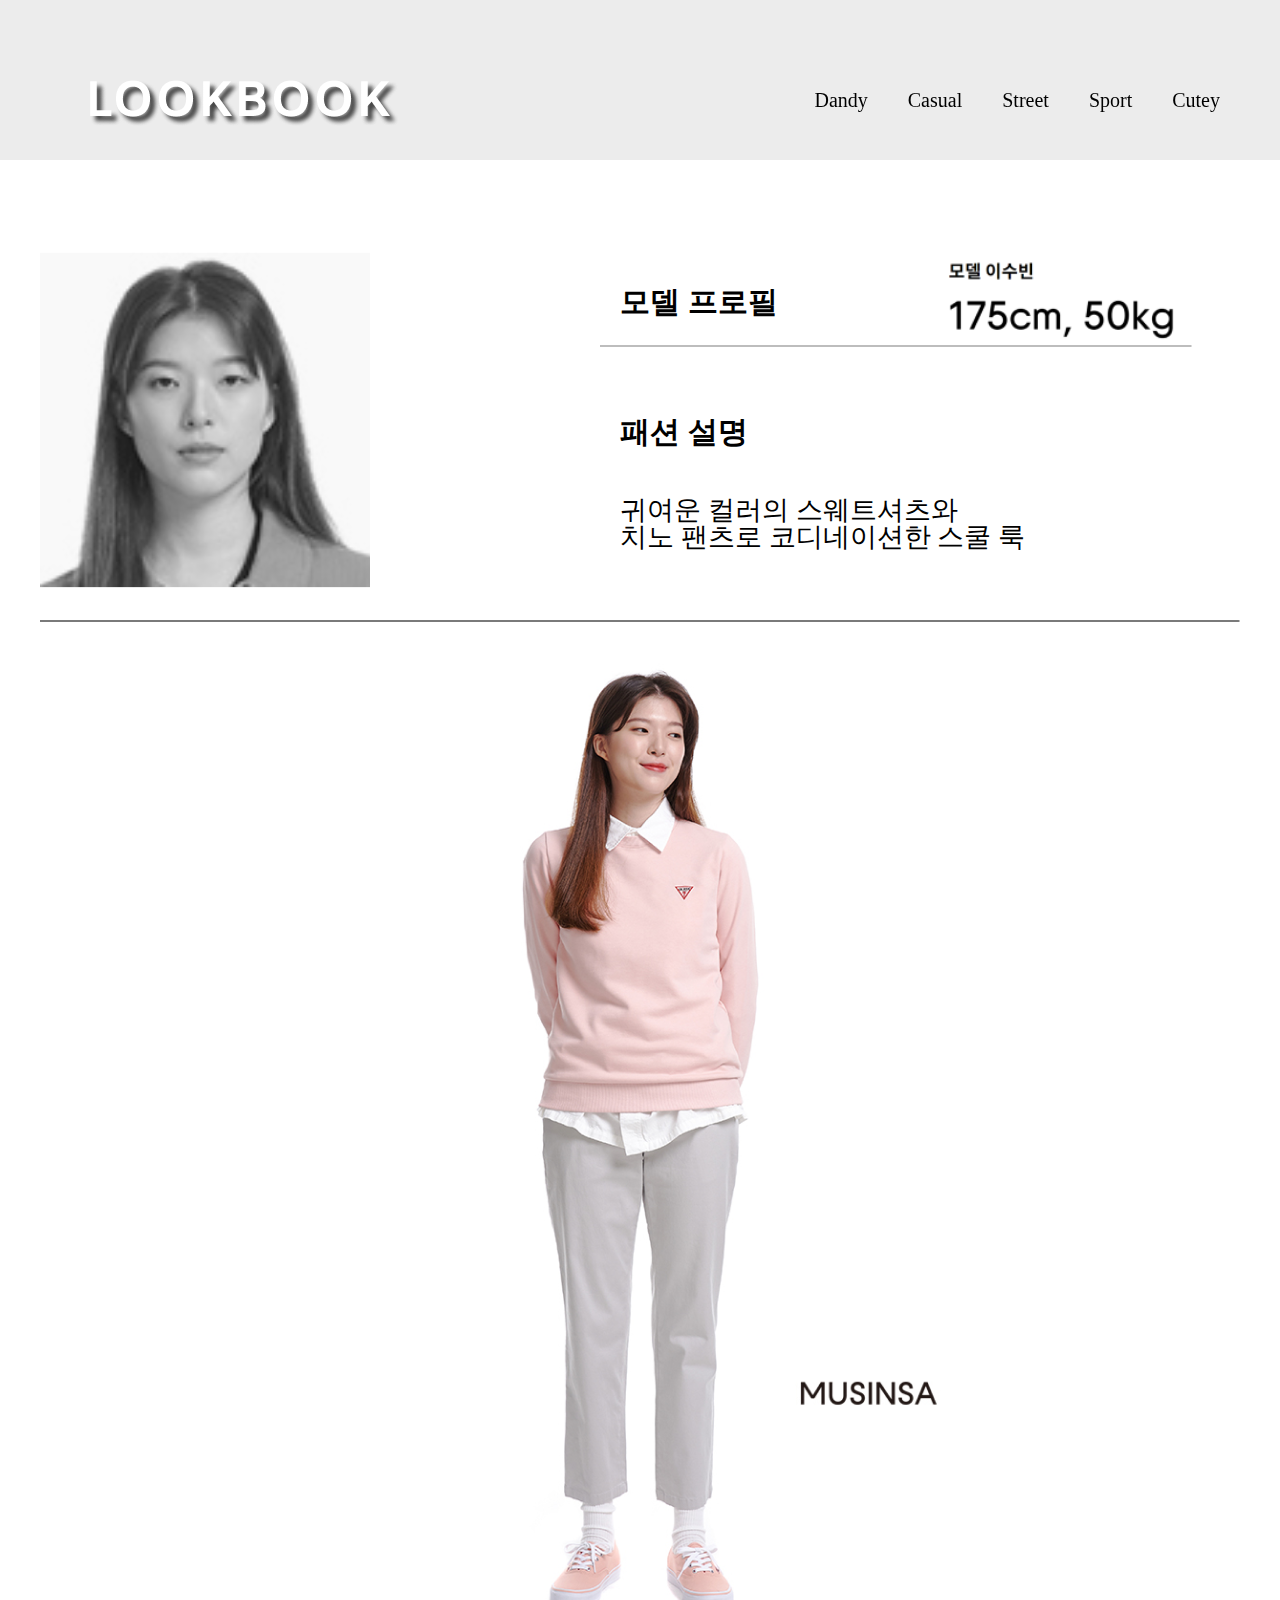
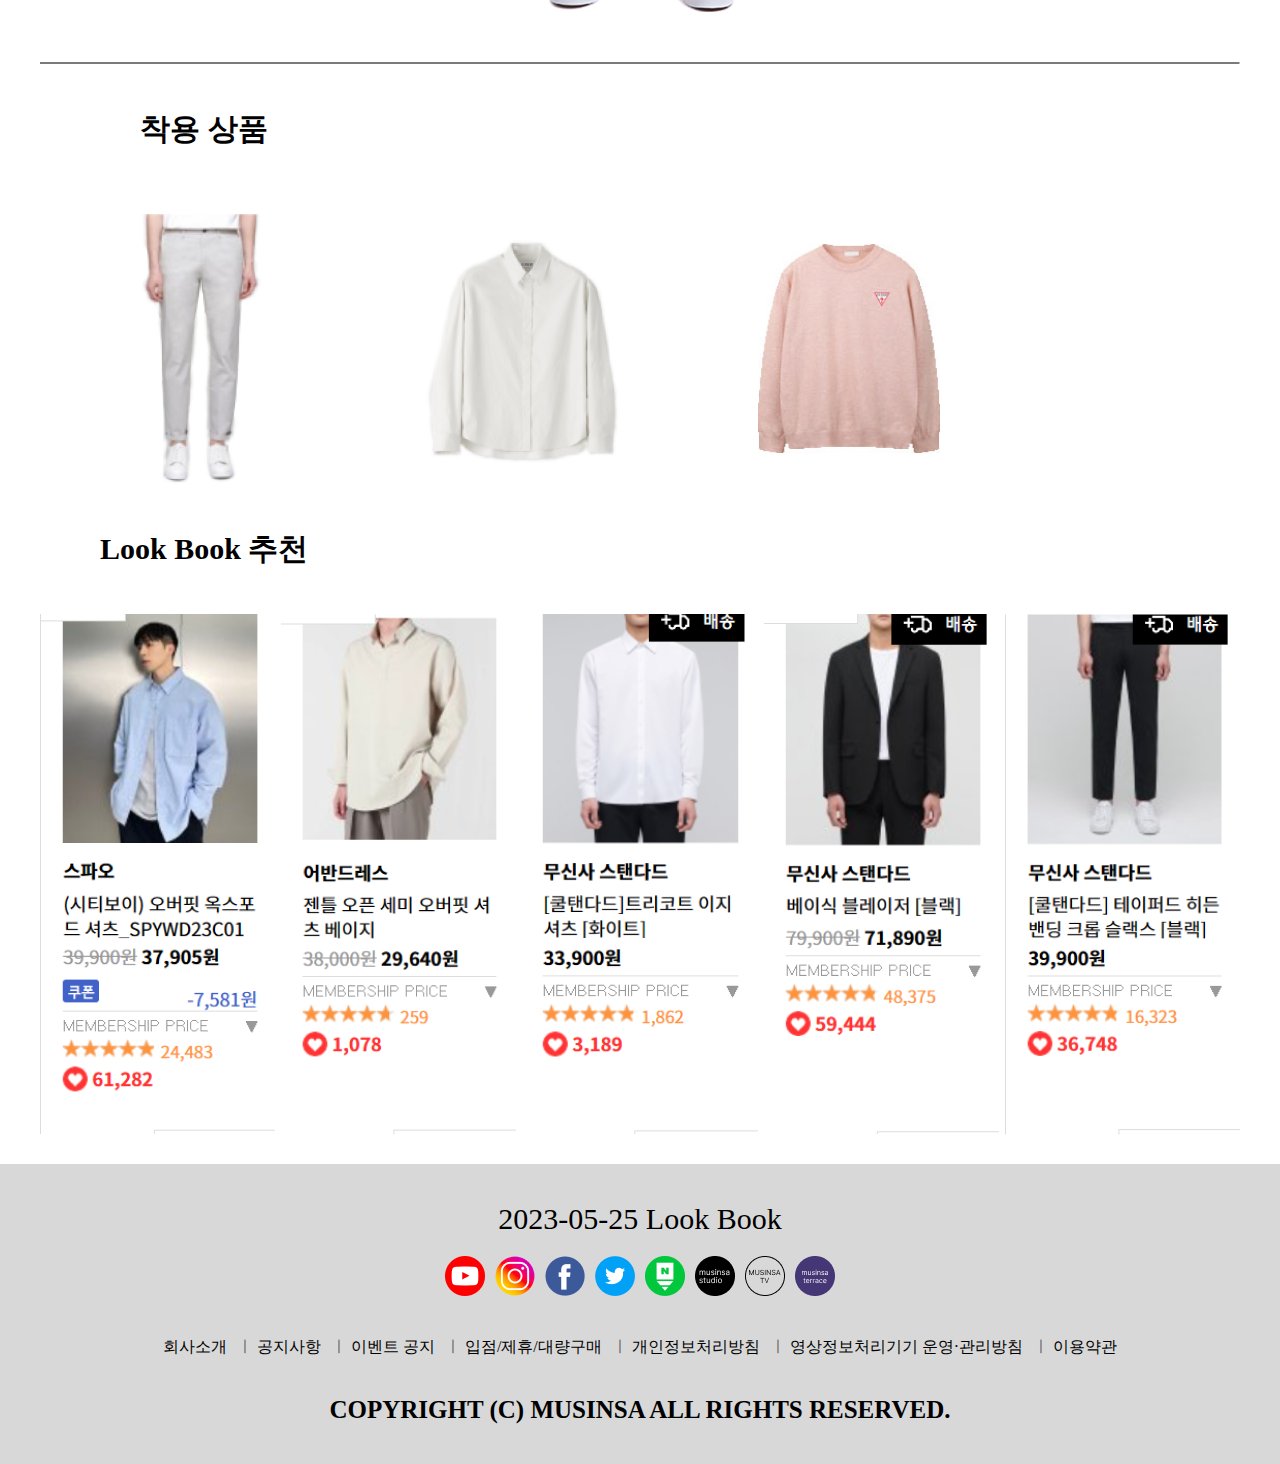
<file: sub.html>
<!DOCTYPE html>
<html lang="ko">
<head>
  <meta charset="UTF-8">
  <meta http-equiv="X-UA-Compatible" content="IE=edge">
  <meta name="viewport" content="width=device-width, initial-scale=1.0">
  <title>Sub-page</title>
  <link rel="stylesheet" href="./css/reset.css">
  <link rel="stylesheet" href="./css/sub.css">
</head>
<body>
  <header>
    <div class="head-fixed">
      <h1><a href="index.html"><img src="images/logo.png" alt="lookbook"></a></h1>
      <nav>
        <ul>
          <li><a href="sub.html">Dandy</a></li>
          <li><a href="sub.html">Casual</a></li>
          <li><a href="sub.html">Street</a></li>
          <li><a href="sub.html">Sport</a></li>
          <li><a href="sub.html">Cutey</a></li>
        </ul>
      </nav>
    </div>
    <div class="guard"></div>
  </header>

  <section class="profile">
    <h2><a href="#"><img src="images/sub-profile1.png" alt="profile-img"></a></h2>
    <div class="profile-area">
      <div class="profile-area__top">
        <p>모델 프로필</p>
        <img src="./images/sub-profile-text.png" alt="profile-text">
      </div>
      <img src="./images/sub-line1.png" alt="sub-line1">
      <div class="profile-area__bottom">
        <h4>패션 설명</h4>
        <p>
          귀여운 컬러의 스웨트셔츠와<br>
          치노 팬츠로 코디네이션한 스쿨 룩
        </p>
      </div>
    </div>
  </section>

    <img src="./images/sub-line2.png" alt="sub-line" class="line2">

  <section class="img-area">
    <a href="#"><img src="./images/sub-model.png" alt="model-img"></a>
  </section>

  <img src="./images/sub-line2.png" alt="sub-line2" class="line2">

  <section class="item-area">
    <h2>착용 상품</h2>
    <nav>
      <ul>
        <li><a href="#"><img src="./images/sub-item1.png" alt="sub-item-img"></a></li>
        <li><a href="#"><img src="./images/sub-item2.png" alt="sub-item-img"></a></li>
        <li><a href="#"><img src="./images/sub-item3.png" alt="sub-item-img"></a></li>
      </ul>
    </nav>
  </section>

  <section class="item2-area">
    <h2>Look Book 추천</h2>
    <nav>
      <ul>
        <li><a href="#"><img src="./images/sub-item2-1.png" alt="sub-item2-img"></a></li>
        <li><a href="#"><img src="./images/sub-item2-2.png" alt="sub-item2-img"></a></li>
        <li><a href="#"><img src="./images/sub-item2-3.png" alt="sub-item2-img"></a></li>
        <li><a href="#"><img src="./images/sub-item2-4.png" alt="sub-item2-img"></a></li>
        <li><a href="#"><img src="./images/sub-item2-5.png" alt="sub-item2-img"></a></li>
      </ul>
    </nav>
  </section>

  <footer>
    <div class="foot-wrap">
      <h2>2023-05-25 Look Book</h2>
      <nav class="foot-nav1">
        <ul>
          <li><a href="#"><img src="./images/foot-icon1.png" alt="foot-icon"></a></li>
          <li><a href="#"><img src="./images/foot-icon2.png" alt="foot-icon"></a></li>
          <li><a href="#"><img src="./images/foot-icon3.png" alt="foot-icon"></a></li>
          <li><a href="#"><img src="./images/foot-icon4.png" alt="foot-icon"></a></li>
          <li><a href="#"><img src="./images/foot-icon5.png" alt="foot-icon"></a></li>
          <li><a href="#"><img src="./images/foot-icon6.png" alt="foot-icon"></a></li>
          <li><a href="#"><img src="./images/foot-icon7.png" alt="foot-icon"></a></li>
          <li><a href="#"><img src="./images/foot-icon8.png" alt="foot-icon"></a></li>
        </ul>
      </nav>
  
      <nav class="foot-nav2">
        <ul>
          <li><a href="#">회사소개</a></li>
          <li><a href="#">공지사항</a></li>
          <li><a href="#">이벤트 공지</a></li>
          <li><a href="#">입점/제휴/대량구매</a></li>
          <li><a href="#">개인정보처리방침</a></li>
          <li><a href="#">영상정보처리기기 운영·관리방침</a></li>
          <li><a href="#">이용약관</a></li>
        </ul>
      </nav>

      <address>
        COPYRIGHT (C) MUSINSA ALL RIGHTS RESERVED.
      </address>
    </div>
  </footer>

</body>
</html>
</file>
<file: css/sub.css>
/* header area*/
header{
  width: 100%;
  height: 160px;
  background: url(../images/header-bg.png);
  position: fixed;
  z-index: 11;
}
header .head-fixed{
  width: 1200px;
  height: 160px;
  display: flex;
  justify-content: space-between;
  margin: 80px auto 0;
}
header .head-fixed h1{
  margin-left: 50px;
  position: relative;
  z-index: 11;
}
header .head-fixed nav ul{
  display: flex;
  margin-top: 10px;
  position: relative;
  z-index: 11;
}
header .head-fixed nav ul li a{
  padding: 020px;
  transition: all 0.4s;
  font-size: 20px;
}
header .head-fixed nav ul li:hover a{
  color: rgba(255,255,255,0.5);
}

/* profile area */
.profile{
  width: 1200px;
  height: 620px;
  display: flex;
  padding-top: 220px;
  margin: auto;
}
.profile h2{
  width: 330px;
  height: 380px;
  overflow: hidden;
  margin: 30px 30px 0 0;
}
.profile .profile-area{
  width: 600px;
  height: 400px;
  padding: 40px 0 0 200px;
}

.profile .profile-area .profile-area__top{
  width: 600px;
  height: 85px;
  display: flex;
  justify-content: space-between;
}
.profile .profile-area .profile-area__top p{
  font-size: 30px;
  font-weight: bold;
  margin: 27px 0 0 20px;
}
.profile .profile-area .profile-area__top img{margin-right: 20px;}

.profile .profile-area .profile-area__bottom{
  width: 600px;
  height: 285px;
}
.profile .profile-area .profile-area__bottom h4{
  font-size: 30px;
  font-weight: bold;
  margin: 70px 0 0 20px;
}
.profile .profile-area .profile-area__bottom p{
  font-size: 27px;
  margin: 50px 0 0 20px;
}

/* line area */
.line2{
  width: 1200px;
  margin: auto;
}

/* img area */
.img-area{
  width: 669px;
  margin: auto;
  padding: 20px 0;
}

.item-area{
  width: 1200px;
  height: 450px;
  margin: auto;
}
.item-area h2{
  width: 1200px;
  height: 150px;
  font-size: 30px;
  font-weight: bold;
  padding: 50px 0 0 100px;
}
.item-area nav ul{
  display: flex;
  width: 900px;
  justify-content: space-between;
  padding-left: 50px;
}
.item-area nav ul li:last-child{
  margin: 30px 0 0 30px;
}


/* item2 area */
.item2-area{
  width: 1200px;
  height: 650px;
  margin: auto;
}
.item2-area h2{
  width: 1200px;
  height: 100px;
  font-size: 30px;
  font-weight: bold;
  padding: 20px 0 0 60px;
}
.item2-area nav ul{
  display: flex;
  justify-content: space-between;
}

/* foot area */
footer{
  width: 100%;
  background: #d8d8d8;
}
footer .foot-wrap{
  width: 1000px;
  height: 300px;
  margin: auto;
  display: flex;
  flex-wrap: wrap;
  justify-content: center;
}
footer .foot-wrap h2{
  width: 800px;
  height: 40px;
  font-size: 30px;
  text-align: center;
  margin: auto;
  margin-top: 40px;
}

footer .foot-wrap .foot-nav1{
  margin-top: -30px;
}
footer .foot-wrap .foot-nav1 ul{
  display: flex;
}
footer .foot-wrap .foot-nav1 ul li a img{
  padding: 0 5px;
}

footer .foot-wrap .foot-nav2 ul{
  display: flex;
}
footer .foot-wrap .foot-nav2 ul li{padding: 0 5px;}
footer .foot-wrap .foot-nav2 ul li::before{content: "ㅣ ";color: #666;}
footer .foot-wrap .foot-nav2 ul li:first-child::before{content: "";}
footer .foot-wrap address{font-weight: bold;font-size: 25px;}
</file>
